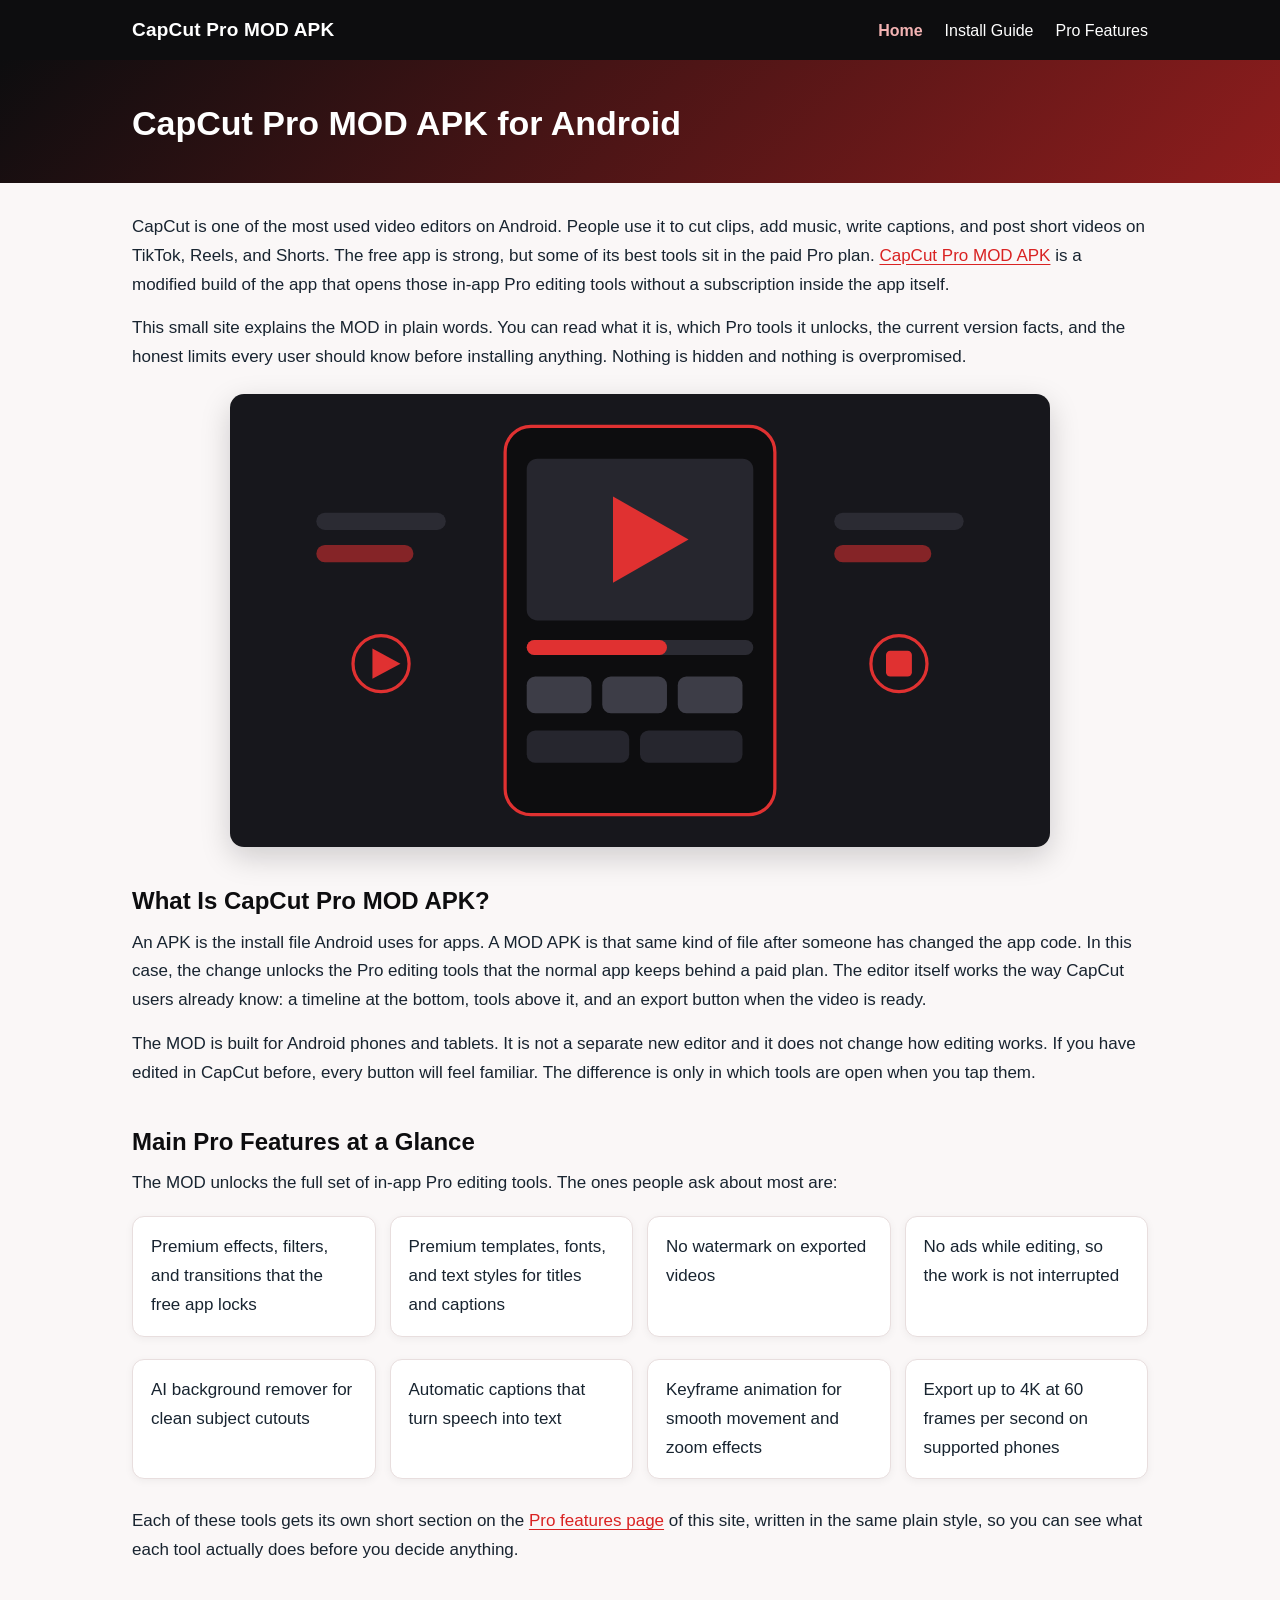
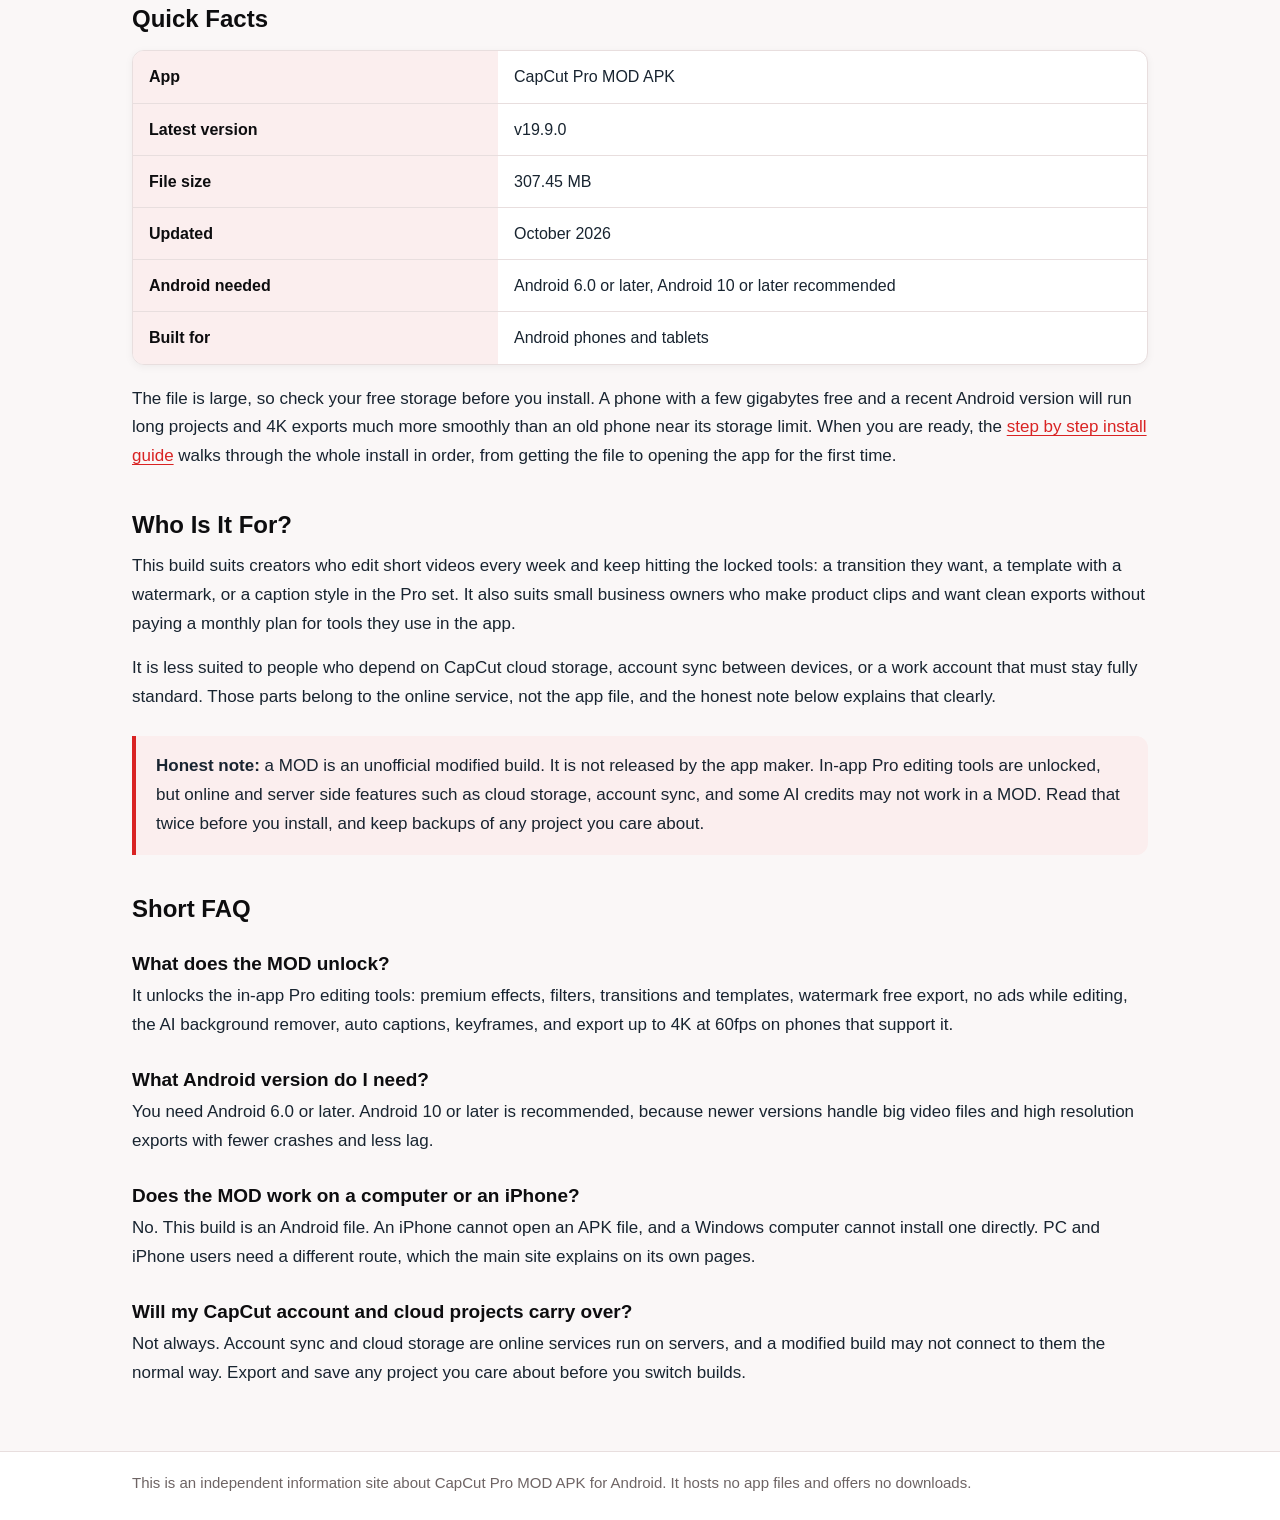
<file: index.html>
<!DOCTYPE html>
<html lang="en">
<head>
<meta charset="UTF-8">
<meta name="viewport" content="width=device-width, initial-scale=1.0">
<title>CapCut Pro MOD APK for Android | Overview, Facts and Pro Features</title>
<meta name="description" content="A simple overview of CapCut Pro MOD APK for Android: what it is, the Pro editing tools it unlocks, quick facts for version v19.9.0, who it suits, and honest limits.">
<link rel="stylesheet" href="style.css?v=4">
<link rel="canonical" href="https://davis303.github.io/capcut-pro-mod-apk/">
<meta name="robots" content="index, follow">
<meta property="og:type" content="website">
<meta property="og:title" content="CapCut Pro MOD APK for Android | Overview, Facts and Pro Features">
<meta property="og:description" content="A simple overview of CapCut Pro MOD APK for Android: what it is, the Pro editing tools it unlocks, quick facts for version v19.9.0, who it suits, and honest limits.">
<meta property="og:url" content="https://davis303.github.io/capcut-pro-mod-apk/">
<script type="application/ld+json">
{
  "@context": "https://schema.org",
  "@graph": [
    {
      "@type": "WebSite",
      "name": "CapCut Pro MOD APK Guide",
      "url": "https://davis303.github.io/capcut-pro-mod-apk/"
    },
    {
      "@type": "Organization",
      "name": "CapCut Pro MOD APK Guide",
      "url": "https://davis303.github.io/capcut-pro-mod-apk/"
    },
    {
      "@type": "FAQPage",
      "mainEntity": [
        {
          "@type": "Question",
          "name": "What does the MOD unlock?",
          "acceptedAnswer": { "@type": "Answer", "text": "It unlocks the in-app Pro editing tools: premium effects, filters, transitions and templates, watermark free export, no ads while editing, the AI background remover, auto captions, keyframes, and export up to 4K at 60fps on phones that support it." }
        },
        {
          "@type": "Question",
          "name": "What Android version do I need?",
          "acceptedAnswer": { "@type": "Answer", "text": "You need Android 6.0 or later. Android 10 or later is recommended, because newer versions handle big video files and high resolution exports with fewer crashes and less lag." }
        },
        {
          "@type": "Question",
          "name": "Does the MOD work on a computer or an iPhone?",
          "acceptedAnswer": { "@type": "Answer", "text": "No. This build is an Android file. An iPhone cannot open an APK file, and a Windows computer cannot install one directly. PC and iPhone users need a different route, which the main site explains on its own pages." }
        },
        {
          "@type": "Question",
          "name": "Will my CapCut account and cloud projects carry over?",
          "acceptedAnswer": { "@type": "Answer", "text": "Not always. Account sync and cloud storage are online services run on servers, and a modified build may not connect to them the normal way. Export and save any project you care about before you switch builds." }
        }
      ]
    }
  ]
}
</script>
</head>
<body>
<header class="topbar">
<div class="wrap">
<span class="brand">CapCut Pro MOD APK</span>
<nav class="main-nav">
<a href="index.html" class="active" aria-current="page">Home</a>
<a href="install-guide.html">Install Guide</a>
<a href="pro-features.html">Pro Features</a>
</nav>
</div>
</header>
<div class="pagehead">
<div class="wrap">
<h1>CapCut Pro MOD APK for Android</h1>
</div>
</div>
<main>
<div class="wrap">
<p>CapCut is one of the most used video editors on Android. People use it to cut clips, add music, write captions, and post short videos on TikTok, Reels, and Shorts. The free app is strong, but some of its best tools sit in the paid Pro plan. <a href="https://capctproapk.com/">CapCut Pro MOD APK</a> is a modified build of the app that opens those in-app Pro editing tools without a subscription inside the app itself.</p>
<p>This small site explains the MOD in plain words. You can read what it is, which Pro tools it unlocks, the current version facts, and the honest limits every user should know before installing anything. Nothing is hidden and nothing is overpromised.</p>
<img class="hero" src="images/home-editor.svg" alt="Illustration of a phone video editor with a timeline and play button">
<h2>What Is CapCut Pro MOD APK?</h2>
<p>An APK is the install file Android uses for apps. A MOD APK is that same kind of file after someone has changed the app code. In this case, the change unlocks the Pro editing tools that the normal app keeps behind a paid plan. The editor itself works the way CapCut users already know: a timeline at the bottom, tools above it, and an export button when the video is ready.</p>
<p>The MOD is built for Android phones and tablets. It is not a separate new editor and it does not change how editing works. If you have edited in CapCut before, every button will feel familiar. The difference is only in which tools are open when you tap them.</p>
<h2>Main Pro Features at a Glance</h2>
<p>The MOD unlocks the full set of in-app Pro editing tools. The ones people ask about most are:</p>
<ul class="cards">
<li>Premium effects, filters, and transitions that the free app locks</li>
<li>Premium templates, fonts, and text styles for titles and captions</li>
<li>No watermark on exported videos</li>
<li>No ads while editing, so the work is not interrupted</li>
<li>AI background remover for clean subject cutouts</li>
<li>Automatic captions that turn speech into text</li>
<li>Keyframe animation for smooth movement and zoom effects</li>
<li>Export up to 4K at 60 frames per second on supported phones</li>
</ul>
<p>Each of these tools gets its own short section on the <a href="pro-features.html">Pro features page</a> of this site, written in the same plain style, so you can see what each tool actually does before you decide anything.</p>
<h2>Quick Facts</h2>
<table>
<tr><th>App</th><td>CapCut Pro MOD APK</td></tr>
<tr><th>Latest version</th><td>v19.9.0</td></tr>
<tr><th>File size</th><td>307.45 MB</td></tr>
<tr><th>Updated</th><td>October 2026</td></tr>
<tr><th>Android needed</th><td>Android 6.0 or later, Android 10 or later recommended</td></tr>
<tr><th>Built for</th><td>Android phones and tablets</td></tr>
</table>
<p>The file is large, so check your free storage before you install. A phone with a few gigabytes free and a recent Android version will run long projects and 4K exports much more smoothly than an old phone near its storage limit. When you are ready, the <a href="install-guide.html">step by step install guide</a> walks through the whole install in order, from getting the file to opening the app for the first time.</p>
<h2>Who Is It For?</h2>
<p>This build suits creators who edit short videos every week and keep hitting the locked tools: a transition they want, a template with a watermark, or a caption style in the Pro set. It also suits small business owners who make product clips and want clean exports without paying a monthly plan for tools they use in the app.</p>
<p>It is less suited to people who depend on CapCut cloud storage, account sync between devices, or a work account that must stay fully standard. Those parts belong to the online service, not the app file, and the honest note below explains that clearly.</p>
<div class="note">
<p><strong>Honest note:</strong> a MOD is an unofficial modified build. It is not released by the app maker. In-app Pro editing tools are unlocked, but online and server side features such as cloud storage, account sync, and some AI credits may not work in a MOD. Read that twice before you install, and keep backups of any project you care about.</p>
</div>
<div class="faq">
<h2>Short FAQ</h2>
<h3>What does the MOD unlock?</h3>
<p>It unlocks the in-app Pro editing tools: premium effects, filters, transitions and templates, watermark free export, no ads while editing, the AI background remover, auto captions, keyframes, and export up to 4K at 60fps on phones that support it.</p>
<h3>What Android version do I need?</h3>
<p>You need Android 6.0 or later. Android 10 or later is recommended, because newer versions handle big video files and high resolution exports with fewer crashes and less lag.</p>
<h3>Does the MOD work on a computer or an iPhone?</h3>
<p>No. This build is an Android file. An iPhone cannot open an APK file, and a Windows computer cannot install one directly. PC and iPhone users need a different route, which the main site explains on its own pages.</p>
<h3>Will my CapCut account and cloud projects carry over?</h3>
<p>Not always. Account sync and cloud storage are online services run on servers, and a modified build may not connect to them the normal way. Export and save any project you care about before you switch builds.</p>
</div>
</div>
</main>
<footer>
<div class="wrap">
<p>This is an independent information site about CapCut Pro MOD APK for Android. It hosts no app files and offers no downloads.</p>
</div>
</footer>
</body>
</html>
</file>
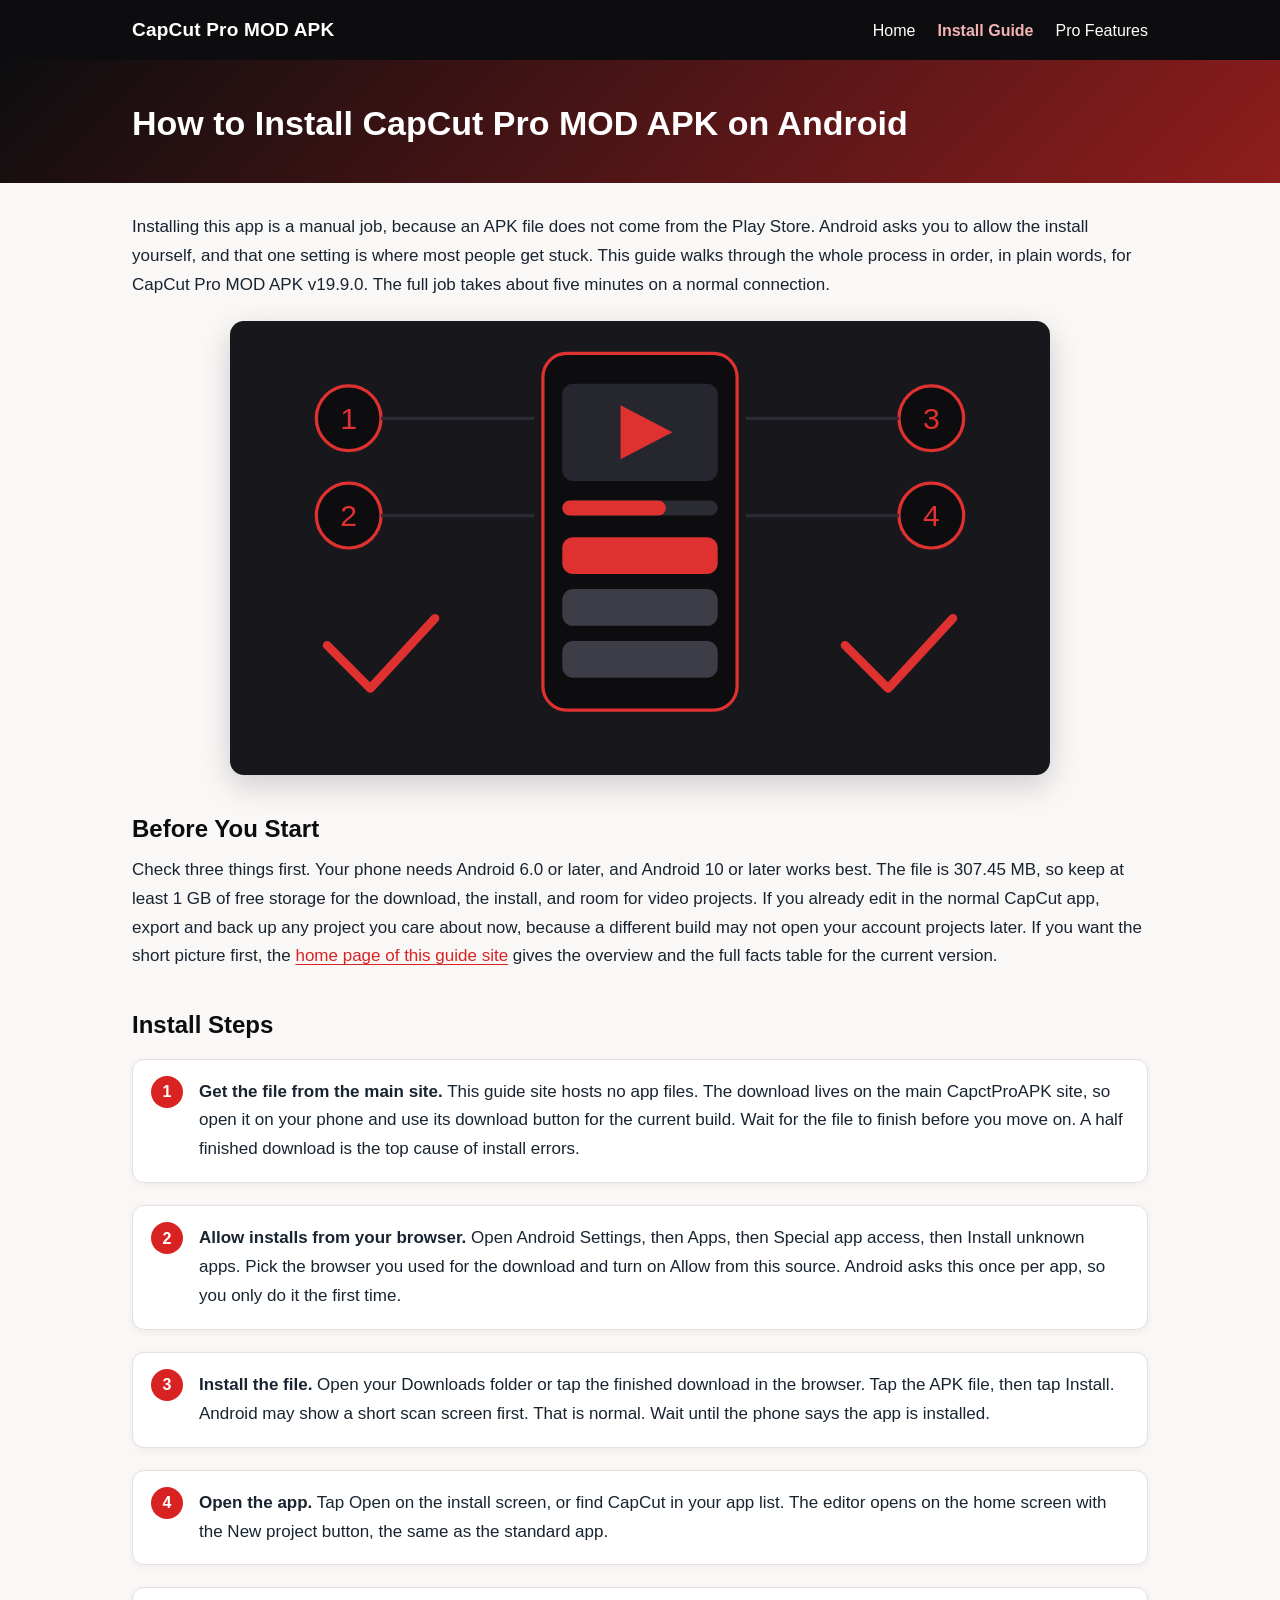
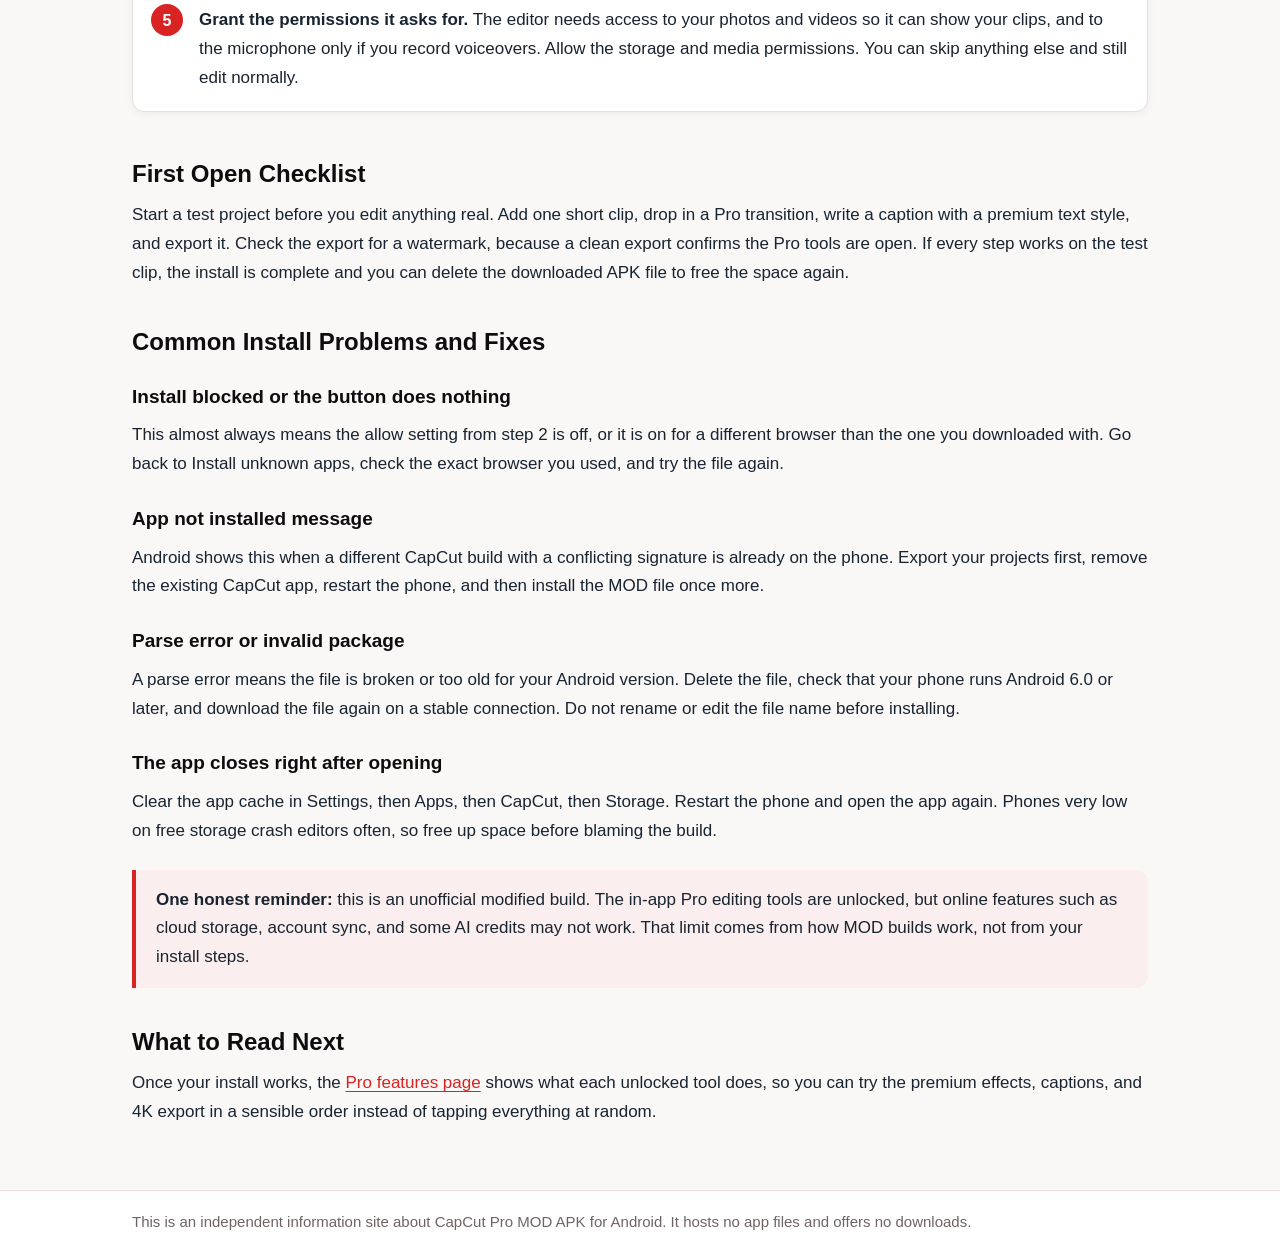
<file: install-guide.html>
<!DOCTYPE html>
<html lang="en">
<head>
<meta charset="UTF-8">
<meta name="viewport" content="width=device-width, initial-scale=1.0">
<title>How to Install CapCut Pro MOD APK on Android | Step by Step Guide</title>
<meta name="description" content="Step by step instructions to install CapCut Pro MOD APK v19.9.0 on Android, plus simple fixes for the most common install problems like blocked installs and parse errors.">
<link rel="stylesheet" href="style.css?v=4">
<link rel="canonical" href="https://davis303.github.io/capcut-pro-mod-apk/install-guide.html">
<meta name="robots" content="index, follow">
<meta property="og:type" content="article">
<meta property="og:title" content="How to Install CapCut Pro MOD APK on Android | Step by Step Guide">
<meta property="og:description" content="Step by step instructions to install CapCut Pro MOD APK v19.9.0 on Android, plus simple fixes for the most common install problems like blocked installs and parse errors.">
<meta property="og:url" content="https://davis303.github.io/capcut-pro-mod-apk/install-guide.html">
<script type="application/ld+json">
{
  "@context": "https://schema.org",
  "@graph": [
    {
      "@type": "BreadcrumbList",
      "itemListElement": [
        { "@type": "ListItem", "position": 1, "name": "Home", "item": "https://davis303.github.io/capcut-pro-mod-apk/" },
        { "@type": "ListItem", "position": 2, "name": "Install Guide", "item": "https://davis303.github.io/capcut-pro-mod-apk/install-guide.html" }
      ]
    },
    {
      "@type": "HowTo",
      "name": "How to Install CapCut Pro MOD APK on Android",
      "description": "Step by step instructions to install CapCut Pro MOD APK v19.9.0 on Android.",
      "step": [
        { "@type": "HowToStep", "name": "Get the file from the main site", "text": "Open the main CapctProAPK site on your phone and use its download button for the current build. Wait for the file to finish downloading before you move on." },
        { "@type": "HowToStep", "name": "Allow installs from your browser", "text": "Open Android Settings, then Apps, then Special app access, then Install unknown apps. Pick the browser you used for the download and turn on Allow from this source." },
        { "@type": "HowToStep", "name": "Install the file", "text": "Open your Downloads folder or tap the finished download in the browser. Tap the APK file, then tap Install, and wait until the phone says the app is installed." },
        { "@type": "HowToStep", "name": "Open the app", "text": "Tap Open on the install screen, or find CapCut in your app list. The editor opens on the home screen with the New project button." },
        { "@type": "HowToStep", "name": "Grant the permissions it asks for", "text": "Allow the storage and media permissions so the editor can show your photos and videos, and the microphone only if you record voiceovers." }
      ]
    }
  ]
}
</script>
</head>
<body>
<header class="topbar">
<div class="wrap">
<span class="brand">CapCut Pro MOD APK</span>
<nav class="main-nav">
<a href="index.html">Home</a>
<a href="install-guide.html" class="active" aria-current="page">Install Guide</a>
<a href="pro-features.html">Pro Features</a>
</nav>
</div>
</header>
<div class="pagehead">
<div class="wrap">
<h1>How to Install CapCut Pro MOD APK on Android</h1>
</div>
</div>
<main>
<div class="wrap">
<p>Installing this app is a manual job, because an APK file does not come from the Play Store. Android asks you to allow the install yourself, and that one setting is where most people get stuck. This guide walks through the whole process in order, in plain words, for CapCut Pro MOD APK v19.9.0. The full job takes about five minutes on a normal connection.</p>
<img class="hero" src="images/install-steps.svg" alt="Illustration of a phone with four numbered install steps">
<h2>Before You Start</h2>
<p>Check three things first. Your phone needs Android 6.0 or later, and Android 10 or later works best. The file is 307.45 MB, so keep at least 1 GB of free storage for the download, the install, and room for video projects. If you already edit in the normal CapCut app, export and back up any project you care about now, because a different build may not open your account projects later. If you want the short picture first, the <a href="index.html">home page of this guide site</a> gives the overview and the full facts table for the current version.</p>
<h2>Install Steps</h2>
<ol class="steps">
<li><strong>Get the file from the main site.</strong> This guide site hosts no app files. The download lives on the main CapctProAPK site, so open it on your phone and use its download button for the current build. Wait for the file to finish before you move on. A half finished download is the top cause of install errors.</li>
<li><strong>Allow installs from your browser.</strong> Open Android Settings, then Apps, then Special app access, then Install unknown apps. Pick the browser you used for the download and turn on Allow from this source. Android asks this once per app, so you only do it the first time.</li>
<li><strong>Install the file.</strong> Open your Downloads folder or tap the finished download in the browser. Tap the APK file, then tap Install. Android may show a short scan screen first. That is normal. Wait until the phone says the app is installed.</li>
<li><strong>Open the app.</strong> Tap Open on the install screen, or find CapCut in your app list. The editor opens on the home screen with the New project button, the same as the standard app.</li>
<li><strong>Grant the permissions it asks for.</strong> The editor needs access to your photos and videos so it can show your clips, and to the microphone only if you record voiceovers. Allow the storage and media permissions. You can skip anything else and still edit normally.</li>
</ol>
<h2>First Open Checklist</h2>
<p>Start a test project before you edit anything real. Add one short clip, drop in a Pro transition, write a caption with a premium text style, and export it. Check the export for a watermark, because a clean export confirms the Pro tools are open. If every step works on the test clip, the install is complete and you can delete the downloaded APK file to free the space again.</p>
<h2>Common Install Problems and Fixes</h2>
<h3>Install blocked or the button does nothing</h3>
<p>This almost always means the allow setting from step 2 is off, or it is on for a different browser than the one you downloaded with. Go back to Install unknown apps, check the exact browser you used, and try the file again.</p>
<h3>App not installed message</h3>
<p>Android shows this when a different CapCut build with a conflicting signature is already on the phone. Export your projects first, remove the existing CapCut app, restart the phone, and then install the MOD file once more.</p>
<h3>Parse error or invalid package</h3>
<p>A parse error means the file is broken or too old for your Android version. Delete the file, check that your phone runs Android 6.0 or later, and download the file again on a stable connection. Do not rename or edit the file name before installing.</p>
<h3>The app closes right after opening</h3>
<p>Clear the app cache in Settings, then Apps, then CapCut, then Storage. Restart the phone and open the app again. Phones very low on free storage crash editors often, so free up space before blaming the build.</p>
<div class="note">
<p><strong>One honest reminder:</strong> this is an unofficial modified build. The in-app Pro editing tools are unlocked, but online features such as cloud storage, account sync, and some AI credits may not work. That limit comes from how MOD builds work, not from your install steps.</p>
</div>
<h2>What to Read Next</h2>
<p>Once your install works, the <a href="pro-features.html">Pro features page</a> shows what each unlocked tool does, so you can try the premium effects, captions, and 4K export in a sensible order instead of tapping everything at random.</p>
</div>
</main>
<footer>
<div class="wrap">
<p>This is an independent information site about CapCut Pro MOD APK for Android. It hosts no app files and offers no downloads.</p>
</div>
</footer>
</body>
</html>
</file>
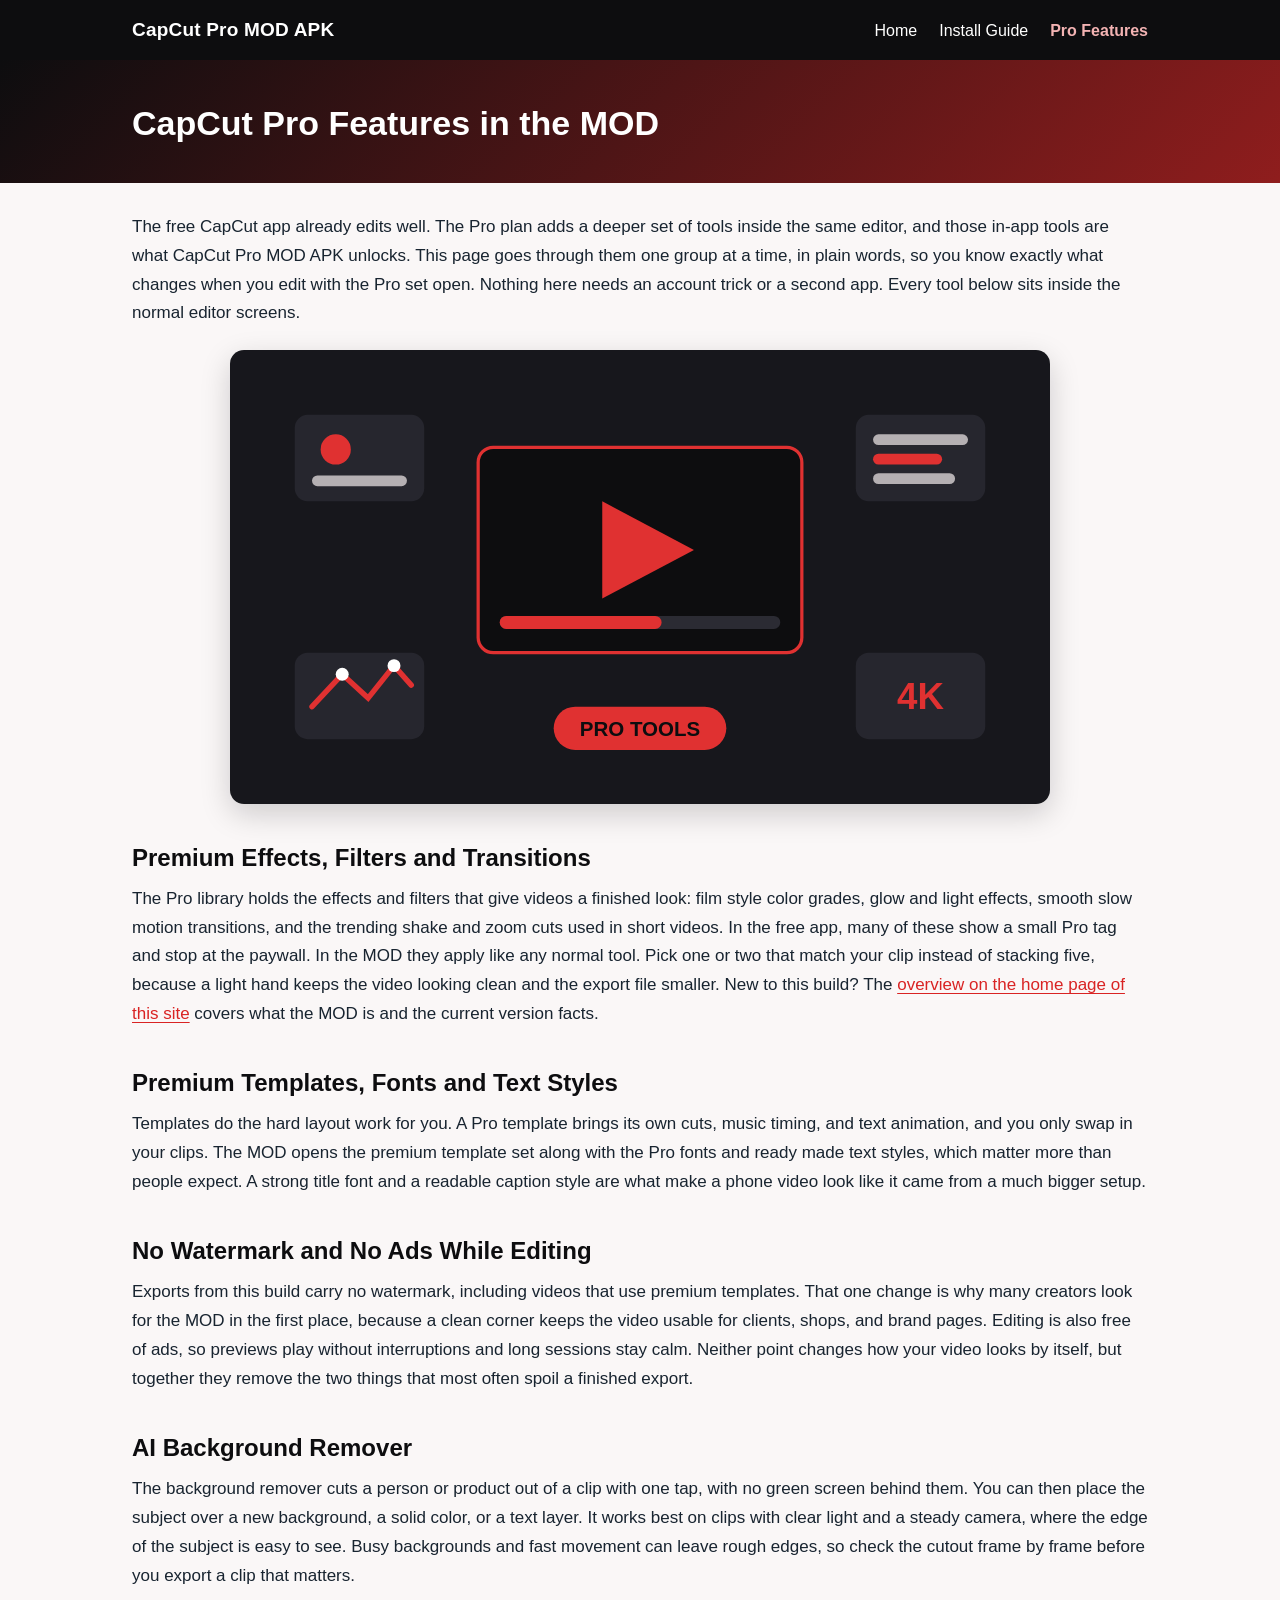
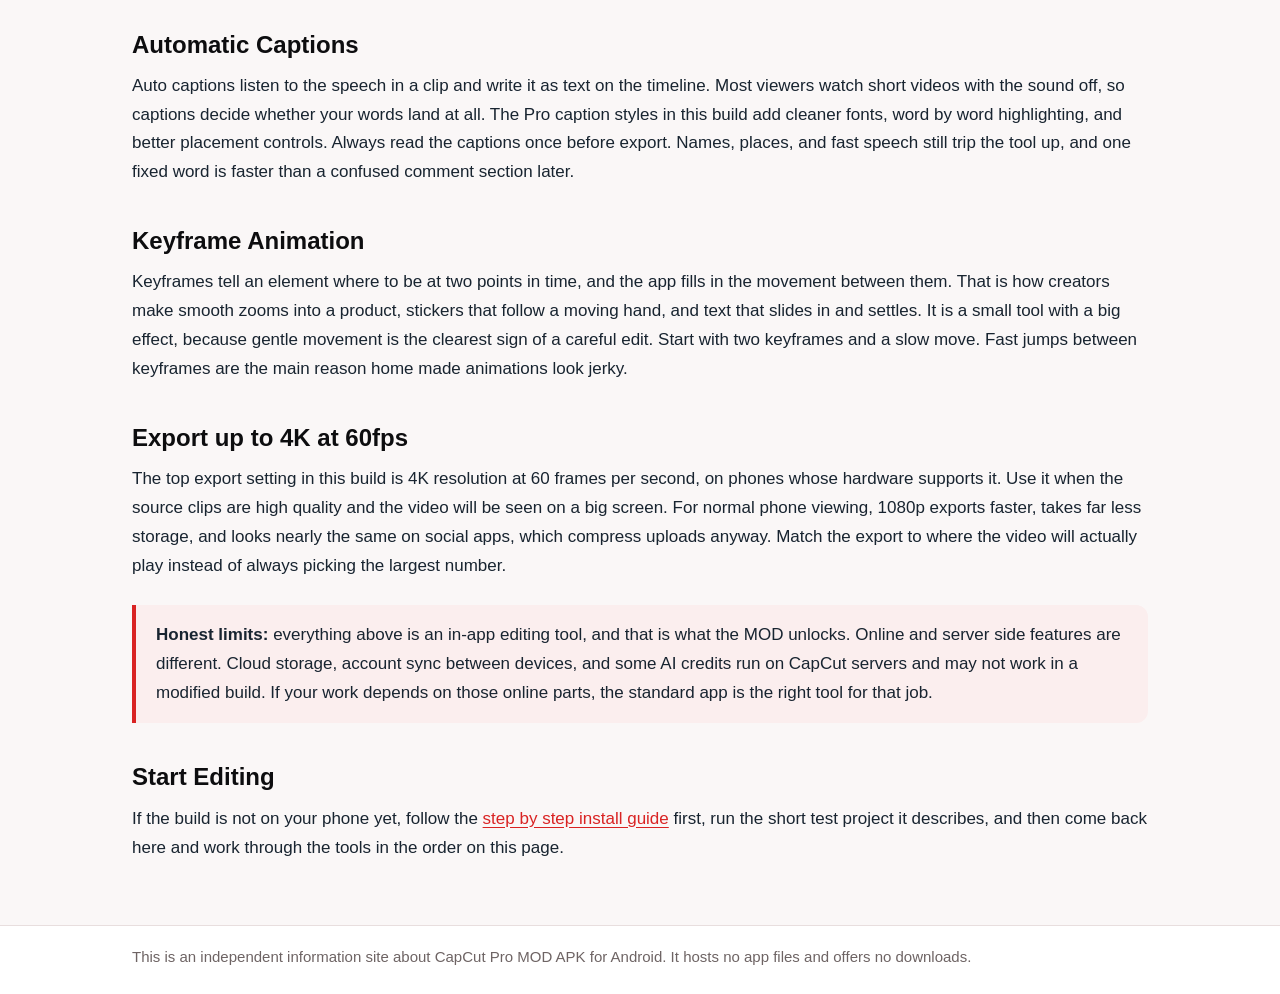
<file: pro-features.html>
<!DOCTYPE html>
<html lang="en">
<head>
<meta charset="UTF-8">
<meta name="viewport" content="width=device-width, initial-scale=1.0">
<title>CapCut Pro Features in the MOD | Effects, Captions, Keyframes and 4K</title>
<meta name="description" content="The CapCut Pro features unlocked in the MOD build, explained one by one: premium effects and templates, no watermark, AI background remover, auto captions, keyframes, and 4K export.">
<link rel="stylesheet" href="style.css?v=4">
<link rel="canonical" href="https://davis303.github.io/capcut-pro-mod-apk/pro-features.html">
<meta name="robots" content="index, follow">
<meta property="og:type" content="article">
<meta property="og:title" content="CapCut Pro Features in the MOD | Effects, Captions, Keyframes and 4K">
<meta property="og:description" content="The CapCut Pro features unlocked in the MOD build, explained one by one: premium effects and templates, no watermark, AI background remover, auto captions, keyframes, and 4K export.">
<meta property="og:url" content="https://davis303.github.io/capcut-pro-mod-apk/pro-features.html">
<script type="application/ld+json">
{
  "@context": "https://schema.org",
  "@graph": [
    {
      "@type": "BreadcrumbList",
      "itemListElement": [
        { "@type": "ListItem", "position": 1, "name": "Home", "item": "https://davis303.github.io/capcut-pro-mod-apk/" },
        { "@type": "ListItem", "position": 2, "name": "Pro Features", "item": "https://davis303.github.io/capcut-pro-mod-apk/pro-features.html" }
      ]
    },
    {
      "@type": "Article",
      "headline": "CapCut Pro Features in the MOD",
      "description": "The CapCut Pro features unlocked in the MOD build, explained one by one: premium effects and templates, no watermark, AI background remover, auto captions, keyframes, and 4K export.",
      "mainEntityOfPage": "https://davis303.github.io/capcut-pro-mod-apk/pro-features.html"
    }
  ]
}
</script>
</head>
<body>
<header class="topbar">
<div class="wrap">
<span class="brand">CapCut Pro MOD APK</span>
<nav class="main-nav">
<a href="index.html">Home</a>
<a href="install-guide.html">Install Guide</a>
<a href="pro-features.html" class="active" aria-current="page">Pro Features</a>
</nav>
</div>
</header>
<div class="pagehead">
<div class="wrap">
<h1>CapCut Pro Features in the MOD</h1>
</div>
</div>
<main>
<div class="wrap">
<p>The free CapCut app already edits well. The Pro plan adds a deeper set of tools inside the same editor, and those in-app tools are what CapCut Pro MOD APK unlocks. This page goes through them one group at a time, in plain words, so you know exactly what changes when you edit with the Pro set open. Nothing here needs an account trick or a second app. Every tool below sits inside the normal editor screens.</p>
<img class="hero" src="images/pro-features.svg" alt="Illustration of a video frame surrounded by editing feature tiles">
<h2>Premium Effects, Filters and Transitions</h2>
<p>The Pro library holds the effects and filters that give videos a finished look: film style color grades, glow and light effects, smooth slow motion transitions, and the trending shake and zoom cuts used in short videos. In the free app, many of these show a small Pro tag and stop at the paywall. In the MOD they apply like any normal tool. Pick one or two that match your clip instead of stacking five, because a light hand keeps the video looking clean and the export file smaller. New to this build? The <a href="index.html">overview on the home page of this site</a> covers what the MOD is and the current version facts.</p>
<h2>Premium Templates, Fonts and Text Styles</h2>
<p>Templates do the hard layout work for you. A Pro template brings its own cuts, music timing, and text animation, and you only swap in your clips. The MOD opens the premium template set along with the Pro fonts and ready made text styles, which matter more than people expect. A strong title font and a readable caption style are what make a phone video look like it came from a much bigger setup.</p>
<h2>No Watermark and No Ads While Editing</h2>
<p>Exports from this build carry no watermark, including videos that use premium templates. That one change is why many creators look for the MOD in the first place, because a clean corner keeps the video usable for clients, shops, and brand pages. Editing is also free of ads, so previews play without interruptions and long sessions stay calm. Neither point changes how your video looks by itself, but together they remove the two things that most often spoil a finished export.</p>
<h2>AI Background Remover</h2>
<p>The background remover cuts a person or product out of a clip with one tap, with no green screen behind them. You can then place the subject over a new background, a solid color, or a text layer. It works best on clips with clear light and a steady camera, where the edge of the subject is easy to see. Busy backgrounds and fast movement can leave rough edges, so check the cutout frame by frame before you export a clip that matters.</p>
<h2>Automatic Captions</h2>
<p>Auto captions listen to the speech in a clip and write it as text on the timeline. Most viewers watch short videos with the sound off, so captions decide whether your words land at all. The Pro caption styles in this build add cleaner fonts, word by word highlighting, and better placement controls. Always read the captions once before export. Names, places, and fast speech still trip the tool up, and one fixed word is faster than a confused comment section later.</p>
<h2>Keyframe Animation</h2>
<p>Keyframes tell an element where to be at two points in time, and the app fills in the movement between them. That is how creators make smooth zooms into a product, stickers that follow a moving hand, and text that slides in and settles. It is a small tool with a big effect, because gentle movement is the clearest sign of a careful edit. Start with two keyframes and a slow move. Fast jumps between keyframes are the main reason home made animations look jerky.</p>
<h2>Export up to 4K at 60fps</h2>
<p>The top export setting in this build is 4K resolution at 60 frames per second, on phones whose hardware supports it. Use it when the source clips are high quality and the video will be seen on a big screen. For normal phone viewing, 1080p exports faster, takes far less storage, and looks nearly the same on social apps, which compress uploads anyway. Match the export to where the video will actually play instead of always picking the largest number.</p>
<div class="note">
<p><strong>Honest limits:</strong> everything above is an in-app editing tool, and that is what the MOD unlocks. Online and server side features are different. Cloud storage, account sync between devices, and some AI credits run on CapCut servers and may not work in a modified build. If your work depends on those online parts, the standard app is the right tool for that job.</p>
</div>
<h2>Start Editing</h2>
<p>If the build is not on your phone yet, follow the <a href="install-guide.html">step by step install guide</a> first, run the short test project it describes, and then come back here and work through the tools in the order on this page.</p>
</div>
</main>
<footer>
<div class="wrap">
<p>This is an independent information site about CapCut Pro MOD APK for Android. It hosts no app files and offers no downloads.</p>
</div>
</footer>
</body>
</html>
</file>
<file: style.css>
/* CapCut Pro MOD APK guide site - professional light theme.
   No external fonts, scripts or resources. */

:root {
  --ink: #182430;
  --muted: #6e6464;
  --accent: #d92323;
  --accent-dark: #a61e1e;
  --band: #0d0d0f;
  --line: #e8dede;
  --card: #ffffff;
  --bg: #faf7f7;
  --tint: #fbeeee;
}

* {
  box-sizing: border-box;
}

body {
  margin: 0;
  background-color: var(--bg);
  color: var(--ink);
  font-family: -apple-system, BlinkMacSystemFont, "Segoe UI", Roboto, Helvetica, Arial, sans-serif;
  font-size: 17px;
  line-height: 1.7;
}

.wrap {
  max-width: 1060px;
  margin: 0 auto;
  padding: 0 22px;
}

.topbar {
  background-color: var(--band);
  color: #ffffff;
}

.topbar .wrap {
  display: flex;
  align-items: center;
  gap: 14px;
  padding-top: 14px;
  padding-bottom: 14px;
}

.brand {
  font-weight: 700;
  font-size: 19px;
  letter-spacing: 0.2px;
}

.main-nav {
  margin-left: auto;
  display: flex;
  gap: 22px;
}

.main-nav a {
  color: #ffffff;
  text-decoration: none;
  font-size: 16px;
}

.main-nav a:hover,
.main-nav a:focus {
  color: #f3b3b3;
  text-decoration: underline;
}

.main-nav a.active {
  color: #f3b3b3;
  font-weight: 700;
}

.pagehead {
  background: linear-gradient(135deg, #0d0d0f 0%, #8f1d1d 100%);
  color: #ffffff;
}

.pagehead .wrap {
  padding-top: 42px;
  padding-bottom: 38px;
}

h1 {
  margin: 0;
  font-size: 34px;
  line-height: 1.25;
  font-weight: 800;
}

main .wrap {
  padding-top: 30px;
  padding-bottom: 48px;
}

h2 {
  font-size: 24px;
  line-height: 1.3;
  color: var(--band);
  margin: 38px 0 12px;
}

h3 {
  font-size: 19px;
  color: var(--band);
  margin: 24px 0 8px;
}

p {
  margin: 0 0 15px;
}

a {
  color: var(--accent);
  text-decoration: underline;
  text-underline-offset: 3px;
}

a:hover,
a:focus {
  color: var(--accent-dark);
}

img.hero {
  display: block;
  width: 100%;
  max-width: 820px;
  height: auto;
  margin: 22px auto 10px;
  border-radius: 14px;
  background-color: #ffffff;
  box-shadow: 0 10px 30px rgba(13, 13, 15, 0.18);
}

ul.cards {
  list-style: none;
  margin: 18px 0 20px;
  padding: 0;
  display: grid;
  grid-template-columns: repeat(auto-fit, minmax(230px, 1fr));
  gap: 14px;
}

ul.cards li {
  background-color: var(--card);
  border: 1px solid var(--line);
  border-radius: 12px;
  padding: 16px 18px;
  box-shadow: 0 2px 8px rgba(13, 13, 15, 0.05);
}

ol.steps {
  list-style: none;
  counter-reset: step;
  margin: 18px 0;
  padding: 0;
  display: grid;
  gap: 14px;
}

ol.steps li {
  counter-increment: step;
  position: relative;
  background-color: var(--card);
  border: 1px solid var(--line);
  border-radius: 12px;
  padding: 18px 20px 18px 66px;
  box-shadow: 0 2px 8px rgba(13, 13, 15, 0.05);
}

ol.steps li::before {
  content: counter(step);
  position: absolute;
  left: 18px;
  top: 16px;
  width: 32px;
  height: 32px;
  border-radius: 50%;
  background-color: var(--accent);
  color: #ffffff;
  font-weight: 700;
  font-size: 16px;
  display: flex;
  align-items: center;
  justify-content: center;
}

ul {
  margin: 0 0 16px;
  padding-left: 24px;
}

li {
  margin-bottom: 8px;
}

table {
  width: 100%;
  border-collapse: separate;
  border-spacing: 0;
  background-color: var(--card);
  border: 1px solid var(--line);
  border-radius: 12px;
  overflow: hidden;
  margin: 16px 0 20px;
  box-shadow: 0 2px 8px rgba(13, 13, 15, 0.05);
}

th,
td {
  padding: 12px 16px;
  text-align: left;
  font-size: 16px;
  border-bottom: 1px solid var(--line);
}

tr:last-child th,
tr:last-child td {
  border-bottom: none;
}

th {
  width: 36%;
  color: var(--band);
  background-color: var(--tint);
  font-weight: 700;
}

.note {
  background-color: var(--tint);
  border-left: 4px solid var(--accent);
  border-radius: 0 12px 12px 0;
  padding: 16px 20px;
  margin: 24px 0;
}

.note p {
  margin: 0;
}

.faq h3 {
  margin-bottom: 2px;
}

footer {
  background-color: #ffffff;
  border-top: 1px solid var(--line);
  color: var(--muted);
  font-size: 15px;
}

footer .wrap {
  padding-top: 18px;
  padding-bottom: 24px;
}

footer p {
  margin: 0;
}

@media (max-width: 640px) {
  body {
    font-size: 16px;
  }

  h1 {
    font-size: 27px;
  }

  h2 {
    font-size: 21px;
  }

  .pagehead .wrap {
    padding-top: 30px;
    padding-bottom: 26px;
  }

  .topbar .wrap {
    flex-wrap: wrap;
  }

  .main-nav {
    margin-left: 0;
    width: 100%;
    gap: 16px;
  }

  .main-nav a {
    font-size: 15px;
  }

  th {
    width: 42%;
  }

  th,
  td {
    padding: 10px 12px;
    font-size: 15px;
  }

  ol.steps li {
    padding-left: 58px;
  }
}
</file>
